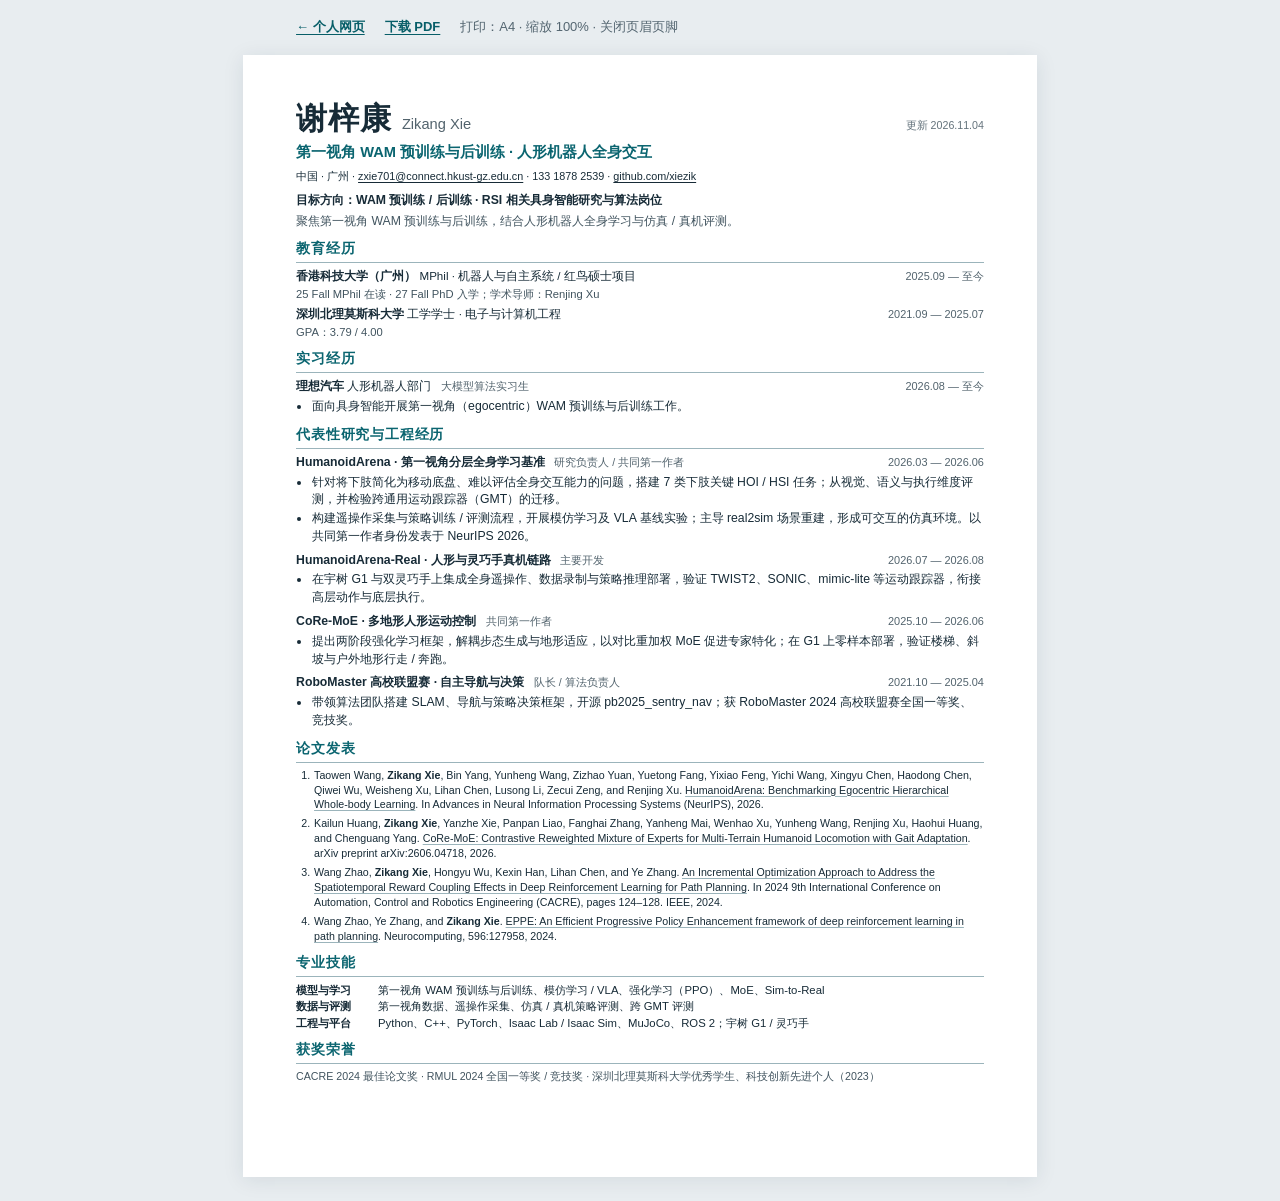
<file: resume/cv-zh.html>
<!doctype html>
<html lang="zh-CN">
<head>
<meta charset="utf-8">
<meta name="viewport" content="width=device-width, initial-scale=1">
<meta name="color-scheme" content="light">
<meta name="description" content="聚焦第一视角 WAM 预训练与后训练，结合人形机器人全身学习与仿真 / 真机评测。">
<title>谢梓康 · 中文简历</title>
<style>@page { size: A4; margin: 12mm 14mm; }
* { box-sizing: border-box; }
html { color-scheme: light; background: #e8edf0; }
body { margin: 0; color: #172b37; font: 9.2pt/1.45 Arial, "PingFang SC", "Microsoft YaHei", sans-serif; }
a { color: inherit; text-decoration: none; }
a:hover { text-decoration: underline; }
a:focus-visible { outline: 2px solid #0c6871; outline-offset: 3px; }
.toolbar { display: flex; flex-wrap: wrap; align-items: center; gap: 20px; max-width: 210mm; margin: 18px auto; padding: 0 14mm; font-size: 13px; }
.toolbar a { color: #075e68; font-weight: 700; text-decoration: underline; text-underline-offset: 3px; }
.toolbar span { color: #536570; }
.sheet { width: 210mm; min-height: 297mm; margin: 0 auto 24px; padding: 12mm 14mm; background: white; box-shadow: 0 3px 20px #162e3c18; }
.masthead, .row { display: flex; justify-content: space-between; align-items: baseline; gap: 12px; }
h1 { margin: 0; font-size: 23pt; line-height: 1.2; letter-spacing: .035em; }
h1 span { font-size: 11pt; font-weight: 400; letter-spacing: 0; color: #52636d; }
time { color: #64737c; font-size: 8pt; white-space: nowrap; }
p { margin: 0; }
.headline { margin-top: 5px; color: #0b6570; font-size: 11pt; font-weight: 700; }
.contact { margin-top: 6px; font-size: 8.1pt; }
.contact a { text-decoration: underline; text-underline-offset: 2px; }
.target { margin-top: 7px; font-weight: 700; }
.summary { margin-top: 3px; color: #41545f; }
section { margin-top: 9px; }
h2 { margin: 0 0 5px; padding-bottom: 3px; border-bottom: 1px solid #9bb4bb; color: #0b6570; font-size: 10.3pt; letter-spacing: .06em; }
h3 { margin: 0; font-size: 9.2pt; line-height: 1.45; }
.regular { font-weight: 400; font-size: 8.7pt; }
.period { flex-shrink: 0; font-size: 8.2pt; color: #52636d; white-space: nowrap; }
.education + .education { margin-top: 4px; }
.education p { font-size: 8.4pt; color: #41545f; }
.internship + .internship, .experience + .experience { margin-top: 6px; }
.role { color: #52636d; font-size: 8pt; font-weight: 400; margin-left: 6px; }
ul { margin: 2px 0 0; padding-left: 15px; }
li { padding-left: 1px; }
li + li { margin-top: 1px; }
.publications { margin: 0; padding-left: 17px; font-size: 8pt; line-height: 1.4; }
.publications li + li { margin-top: 4px; }
.publications strong { font-weight: 700; }
.publications a { text-decoration: underline; text-decoration-color: #9bb4bb; text-underline-offset: 2px; }
dl { margin: 0; font-size: 8.5pt; }
dl > div { display: flex; gap: 12px; }
dt { flex: 0 0 70px; font-weight: 700; }
dd { margin: 0; }
.honors { font-size: 8pt; color: #41545f; }
article, .publications li, dl > div { break-inside: avoid; }
@media screen and (max-width: 800px) {
  .sheet { width: 100%; min-height: 0; padding: 22px; margin-bottom: 0; }
  .toolbar { padding: 0 22px; gap: 12px; }
  .toolbar span { width: 100%; }
  .masthead, .row { flex-wrap: wrap; gap: 2px 10px; }
  h1 { font-size: 22pt; }
  .contact { overflow-wrap: anywhere; }
  dl > div { gap: 8px; }
}
@media print {
  html, body { background: white; }
  .toolbar { display: none; }
  .sheet { width: auto; min-height: 0; margin: 0; padding: 0; box-shadow: none; }
  a:hover { text-decoration: none; }
  body { -webkit-print-color-adjust: exact; print-color-adjust: exact; }
  h2 { break-after: avoid; }
}
</style>
</head>
<body>
<nav aria-label="简历操作" class="toolbar">
  <a href="../#about">← 个人网页</a>
  <a href="./cv-zh.pdf" download="谢梓康_中文简历.pdf">下载 PDF</a>
  <span>打印：A4 · 缩放 100% · 关闭页眉页脚</span>
</nav>
<main class="sheet">
<header>
  <div class="masthead"><h1>谢梓康 <span>Zikang Xie</span></h1><time datetime="2026-11-04">更新 2026.11.04</time></div>
  <p class="headline">第一视角 WAM 预训练与后训练 · 人形机器人全身交互</p>
  <p class="contact">中国 · 广州 · <a href="mailto:zxie701@connect.hkust-gz.edu.cn">zxie701@connect.hkust-gz.edu.cn</a> · 133 1878 2539 · <a href="https://github.com/xiezik">github.com/xiezik</a></p>
  <p class="target">目标方向：WAM 预训练 / 后训练 · RSI 相关具身智能研究与算法岗位</p>
  <p class="summary">聚焦第一视角 WAM 预训练与后训练，结合人形机器人全身学习与仿真 / 真机评测。</p>
</header>
<section><h2>教育经历</h2><article class="education">
  <div class="row"><h3>香港科技大学（广州） <span class="regular">MPhil · 机器人与自主系统 / 红鸟硕士项目</span></h3><span class="period">2025.09 — 至今</span></div>
  <p>25 Fall MPhil 在读 · 27 Fall PhD 入学；学术导师：Renjing Xu</p>
</article><article class="education">
  <div class="row"><h3>深圳北理莫斯科大学 <span class="regular">工学学士 · 电子与计算机工程</span></h3><span class="period">2021.09 — 2025.07</span></div>
  <p>GPA：3.79 / 4.00</p>
</article></section>
<section><h2>实习经历</h2><article class="internship">
  <div class="row"><h3>理想汽车 <span class="regular">人形机器人部门</span> <span class="role">大模型算法实习生</span></h3><span class="period">2026.08 — 至今</span></div>
  <ul><li>面向具身智能开展第一视角（egocentric）WAM 预训练与后训练工作。</li></ul>
</article></section>
<section><h2>代表性研究与工程经历</h2><article class="experience">
  <div class="row"><h3><a href="https://humanoidarena.github.io">HumanoidArena · 第一视角分层全身学习基准</a> <span class="role">研究负责人 / 共同第一作者</span></h3><span class="period">2026.03 — 2026.06</span></div>
  <ul><li>针对将下肢简化为移动底盘、难以评估全身交互能力的问题，搭建 7 类下肢关键 HOI / HSI 任务；从视觉、语义与执行维度评测，并检验跨通用运动跟踪器（GMT）的迁移。</li><li>构建遥操作采集与策略训练 / 评测流程，开展模仿学习及 VLA 基线实验；主导 real2sim 场景重建，形成可交互的仿真环境。以共同第一作者身份发表于 NeurIPS 2026。</li></ul>
</article><article class="experience">
  <div class="row"><h3>HumanoidArena-Real · 人形与灵巧手真机链路 <span class="role">主要开发</span></h3><span class="period">2026.07 — 2026.08</span></div>
  <ul><li>在宇树 G1 与双灵巧手上集成全身遥操作、数据录制与策略推理部署，验证 TWIST2、SONIC、mimic-lite 等运动跟踪器，衔接高层动作与底层执行。</li></ul>
</article><article class="experience">
  <div class="row"><h3>CoRe-MoE · 多地形人形运动控制 <span class="role">共同第一作者</span></h3><span class="period">2025.10 — 2026.06</span></div>
  <ul><li>提出两阶段强化学习框架，解耦步态生成与地形适应，以对比重加权 MoE 促进专家特化；在 G1 上零样本部署，验证楼梯、斜坡与户外地形行走 / 奔跑。</li></ul>
</article><article class="experience">
  <div class="row"><h3>RoboMaster 高校联盟赛 · 自主导航与决策 <span class="role">队长 / 算法负责人</span></h3><span class="period">2021.10 — 2025.04</span></div>
  <ul><li>带领算法团队搭建 SLAM、导航与策略决策框架，开源 pb2025_sentry_nav；获 RoboMaster 2024 高校联盟赛全国一等奖、竞技奖。</li></ul>
</article></section>
<section><h2>论文发表</h2><ol class="publications"><li>Taowen Wang, <strong>Zikang Xie</strong>, Bin Yang, Yunheng Wang, Zizhao Yuan, Yuetong Fang, Yixiao Feng, Yichi Wang, Xingyu Chen, Haodong Chen, Qiwei Wu, Weisheng Xu, Lihan Chen, Lusong Li, Zecui Zeng, and Renjing Xu. <a href="https://arxiv.org/abs/2606.17833">HumanoidArena: Benchmarking Egocentric Hierarchical Whole-body Learning</a>. In Advances in Neural Information Processing Systems (NeurIPS), 2026.</li><li>Kailun Huang, <strong>Zikang Xie</strong>, Yanzhe Xie, Panpan Liao, Fanghai Zhang, Yanheng Mai, Wenhao Xu, Yunheng Wang, Renjing Xu, Haohui Huang, and Chenguang Yang. <a href="https://arxiv.org/abs/2606.04718">CoRe-MoE: Contrastive Reweighted Mixture of Experts for Multi-Terrain Humanoid Locomotion with Gait Adaptation</a>. arXiv preprint arXiv:2606.04718, 2026.</li><li>Wang Zhao, <strong>Zikang Xie</strong>, Hongyu Wu, Kexin Han, Lihan Chen, and Ye Zhang. <a href="https://doi.org/10.1109/CACRE62362.2024.10635059">An Incremental Optimization Approach to Address the Spatiotemporal Reward Coupling Effects in Deep Reinforcement Learning for Path Planning</a>. In 2024 9th International Conference on Automation, Control and Robotics Engineering (CACRE), pages 124–128. IEEE, 2024.</li><li>Wang Zhao, Ye Zhang, and <strong>Zikang Xie</strong>. <a href="https://doi.org/10.1016/j.neucom.2024.127958">EPPE: An Efficient Progressive Policy Enhancement framework of deep reinforcement learning in path planning</a>. Neurocomputing, 596:127958, 2024.</li></ol></section>
<section><h2>专业技能</h2><dl><div><dt>模型与学习</dt><dd>第一视角 WAM 预训练与后训练、模仿学习 / VLA、强化学习（PPO）、MoE、Sim-to-Real</dd></div><div><dt>数据与评测</dt><dd>第一视角数据、遥操作采集、仿真 / 真机策略评测、跨 GMT 评测</dd></div><div><dt>工程与平台</dt><dd>Python、C++、PyTorch、Isaac Lab / Isaac Sim、MuJoCo、ROS 2；宇树 G1 / 灵巧手</dd></div></dl></section>
<section><h2>获奖荣誉</h2><p class="honors">CACRE 2024 最佳论文奖 · RMUL 2024 全国一等奖 / 竞技奖 · 深圳北理莫斯科大学优秀学生、科技创新先进个人（2023）</p></section>
</main>
</body>
</html>
</file>
